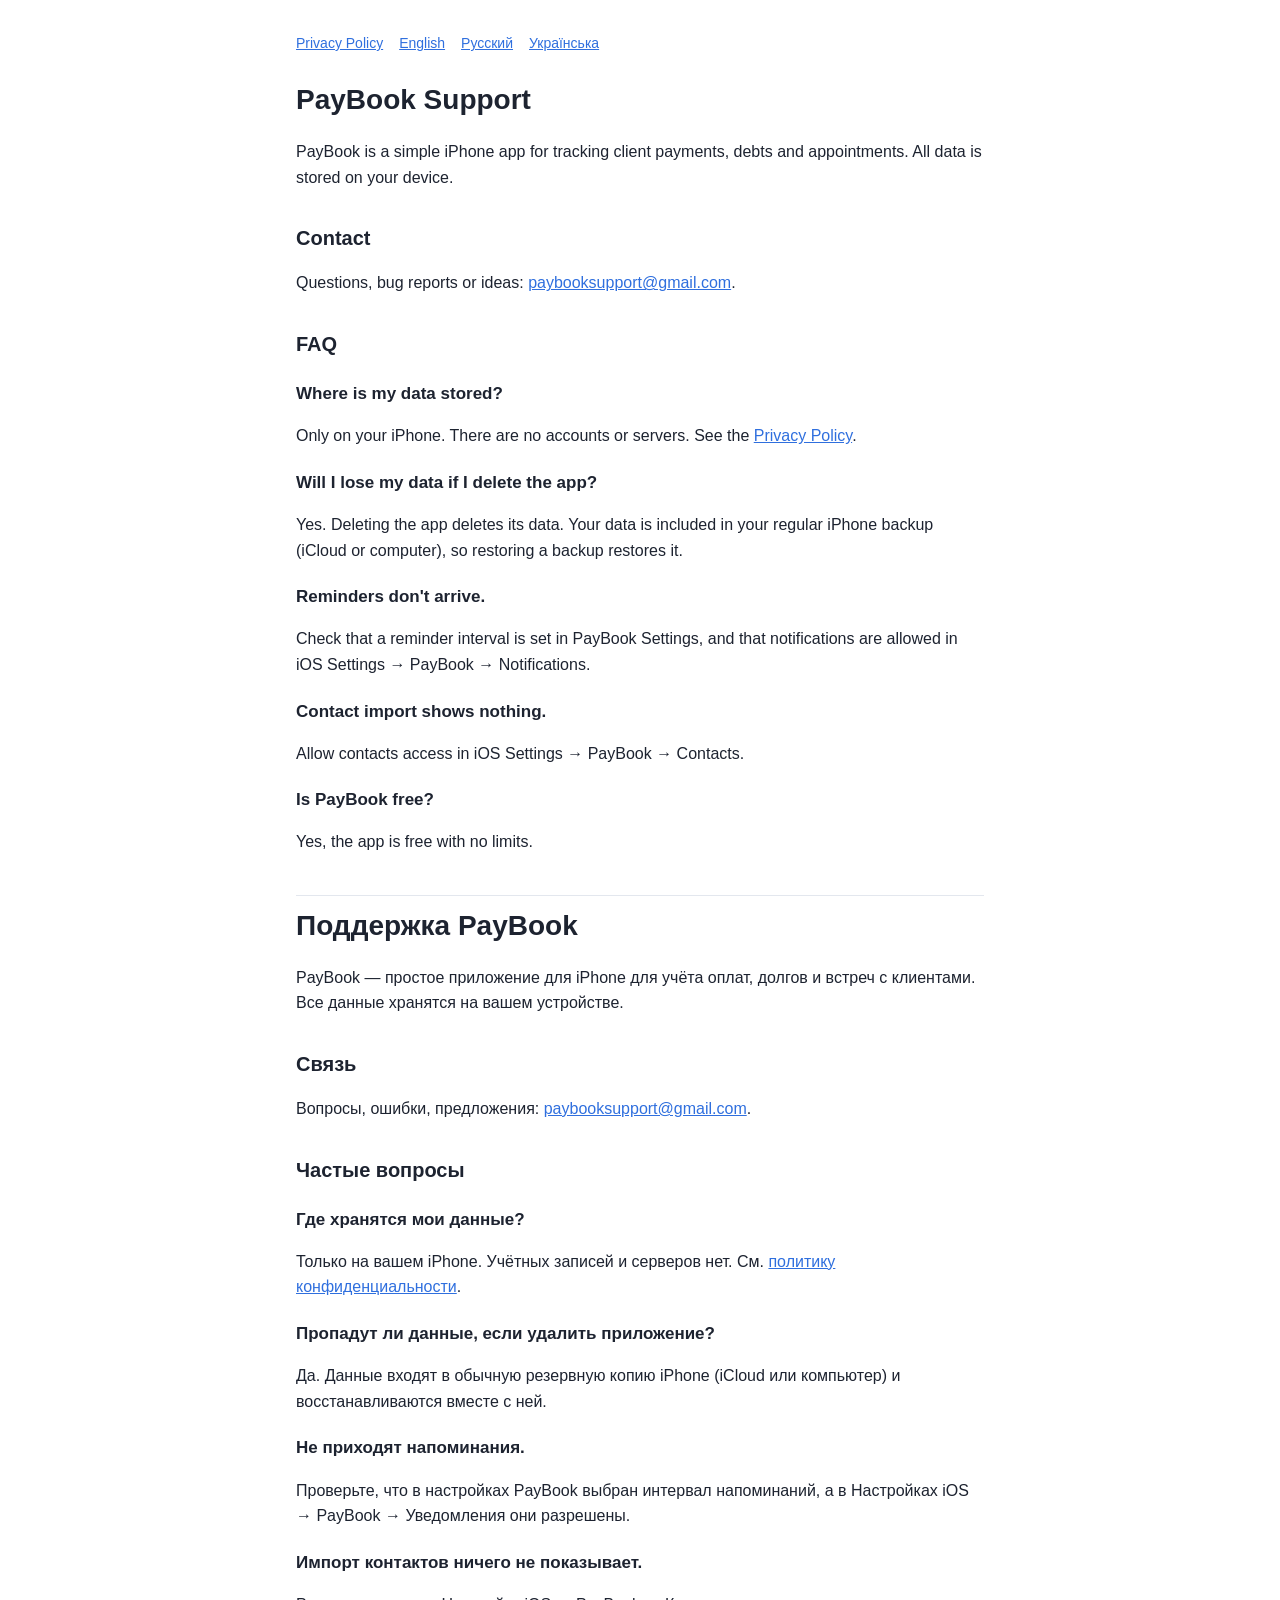
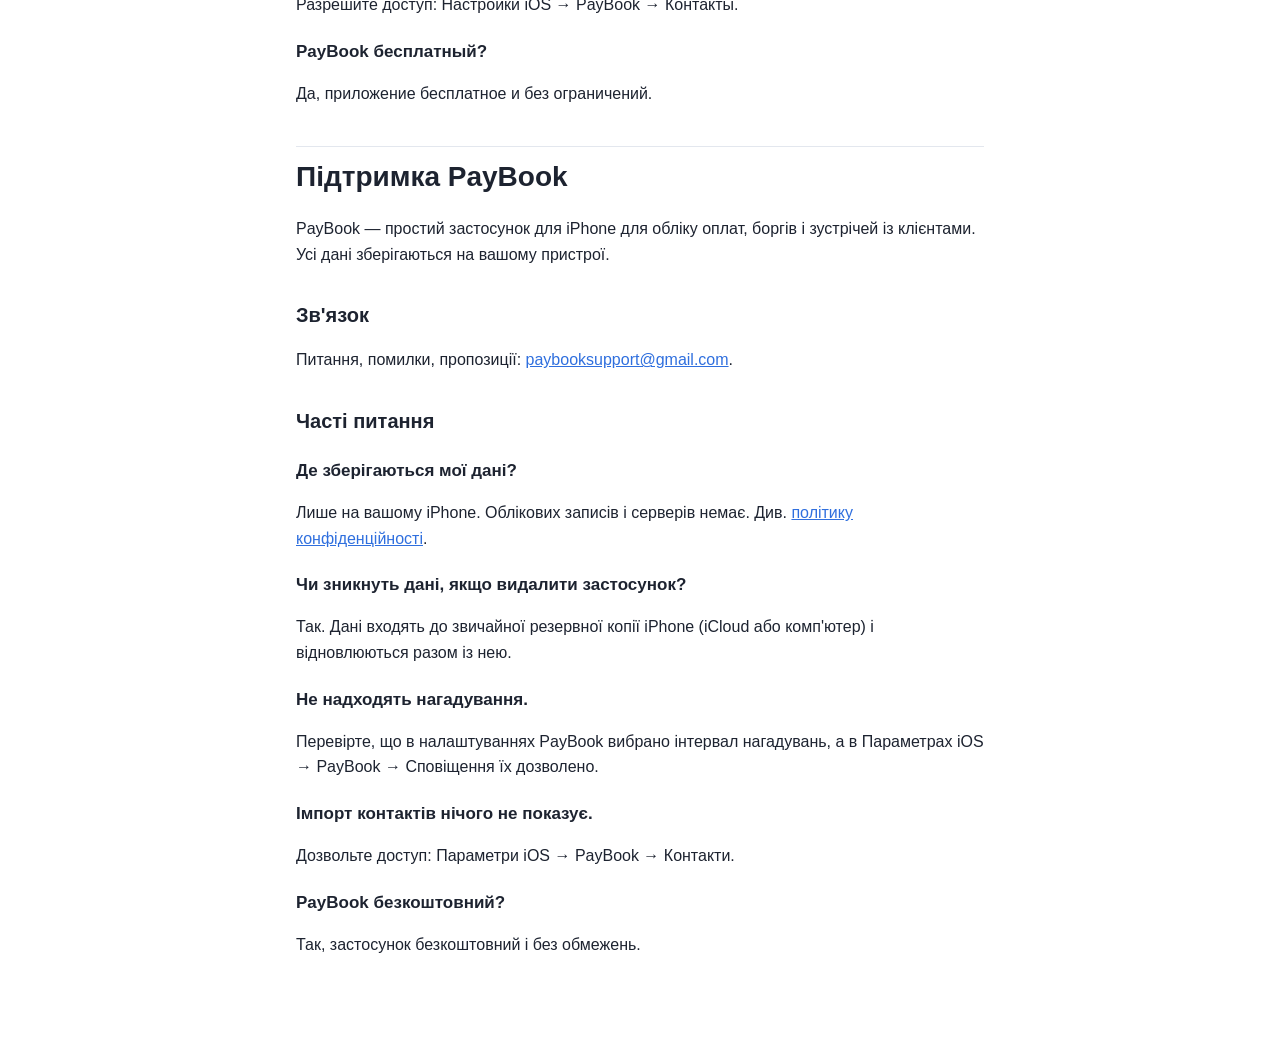
<file: index.html>
<!doctype html>
<html lang="en">
<head>
  <meta charset="utf-8">
  <meta name="viewport" content="width=device-width, initial-scale=1">
  <title>PayBook Support</title>
  <link rel="stylesheet" href="style.css">
</head>
<body>
<main>
  <nav><a href="privacy/">Privacy Policy</a><a href="#en">English</a><a href="#ru">Русский</a><a href="#uk">Українська</a></nav>

  <section id="en">
    <h1>PayBook Support</h1>
    <p>PayBook is a simple iPhone app for tracking client payments, debts and appointments. All data is stored on your device.</p>

    <h2>Contact</h2>
    <p>Questions, bug reports or ideas: <a href="mailto:paybooksupport@gmail.com">paybooksupport@gmail.com</a>.</p>

    <h2>FAQ</h2>
    <h3>Where is my data stored?</h3>
    <p>Only on your iPhone. There are no accounts or servers. See the <a href="privacy/">Privacy Policy</a>.</p>
    <h3>Will I lose my data if I delete the app?</h3>
    <p>Yes. Deleting the app deletes its data. Your data is included in your regular iPhone backup (iCloud or computer), so restoring a backup restores it.</p>
    <h3>Reminders don't arrive.</h3>
    <p>Check that a reminder interval is set in PayBook Settings, and that notifications are allowed in iOS Settings &rarr; PayBook &rarr; Notifications.</p>
    <h3>Contact import shows nothing.</h3>
    <p>Allow contacts access in iOS Settings &rarr; PayBook &rarr; Contacts.</p>
    <h3>Is PayBook free?</h3>
    <p>Yes, the app is free with no limits.</p>
  </section>

  <section id="ru" class="lang" lang="ru">
    <h1>Поддержка PayBook</h1>
    <p>PayBook — простое приложение для iPhone для учёта оплат, долгов и встреч с клиентами. Все данные хранятся на вашем устройстве.</p>

    <h2>Связь</h2>
    <p>Вопросы, ошибки, предложения: <a href="mailto:paybooksupport@gmail.com">paybooksupport@gmail.com</a>.</p>

    <h2>Частые вопросы</h2>
    <h3>Где хранятся мои данные?</h3>
    <p>Только на вашем iPhone. Учётных записей и серверов нет. См. <a href="privacy/#ru">политику конфиденциальности</a>.</p>
    <h3>Пропадут ли данные, если удалить приложение?</h3>
    <p>Да. Данные входят в обычную резервную копию iPhone (iCloud или компьютер) и восстанавливаются вместе с ней.</p>
    <h3>Не приходят напоминания.</h3>
    <p>Проверьте, что в настройках PayBook выбран интервал напоминаний, а в Настройках iOS &rarr; PayBook &rarr; Уведомления они разрешены.</p>
    <h3>Импорт контактов ничего не показывает.</h3>
    <p>Разрешите доступ: Настройки iOS &rarr; PayBook &rarr; Контакты.</p>
    <h3>PayBook бесплатный?</h3>
    <p>Да, приложение бесплатное и без ограничений.</p>
  </section>

  <section id="uk" class="lang" lang="uk">
    <h1>Підтримка PayBook</h1>
    <p>PayBook — простий застосунок для iPhone для обліку оплат, боргів і зустрічей із клієнтами. Усі дані зберігаються на вашому пристрої.</p>

    <h2>Зв'язок</h2>
    <p>Питання, помилки, пропозиції: <a href="mailto:paybooksupport@gmail.com">paybooksupport@gmail.com</a>.</p>

    <h2>Часті питання</h2>
    <h3>Де зберігаються мої дані?</h3>
    <p>Лише на вашому iPhone. Облікових записів і серверів немає. Див. <a href="privacy/#uk">політику конфіденційності</a>.</p>
    <h3>Чи зникнуть дані, якщо видалити застосунок?</h3>
    <p>Так. Дані входять до звичайної резервної копії iPhone (iCloud або комп'ютер) і відновлюються разом із нею.</p>
    <h3>Не надходять нагадування.</h3>
    <p>Перевірте, що в налаштуваннях PayBook вибрано інтервал нагадувань, а в Параметрах iOS &rarr; PayBook &rarr; Сповіщення їх дозволено.</p>
    <h3>Імпорт контактів нічого не показує.</h3>
    <p>Дозвольте доступ: Параметри iOS &rarr; PayBook &rarr; Контакти.</p>
    <h3>PayBook безкоштовний?</h3>
    <p>Так, застосунок безкоштовний і без обмежень.</p>
  </section>
</main>
</body>
</html>
</file>
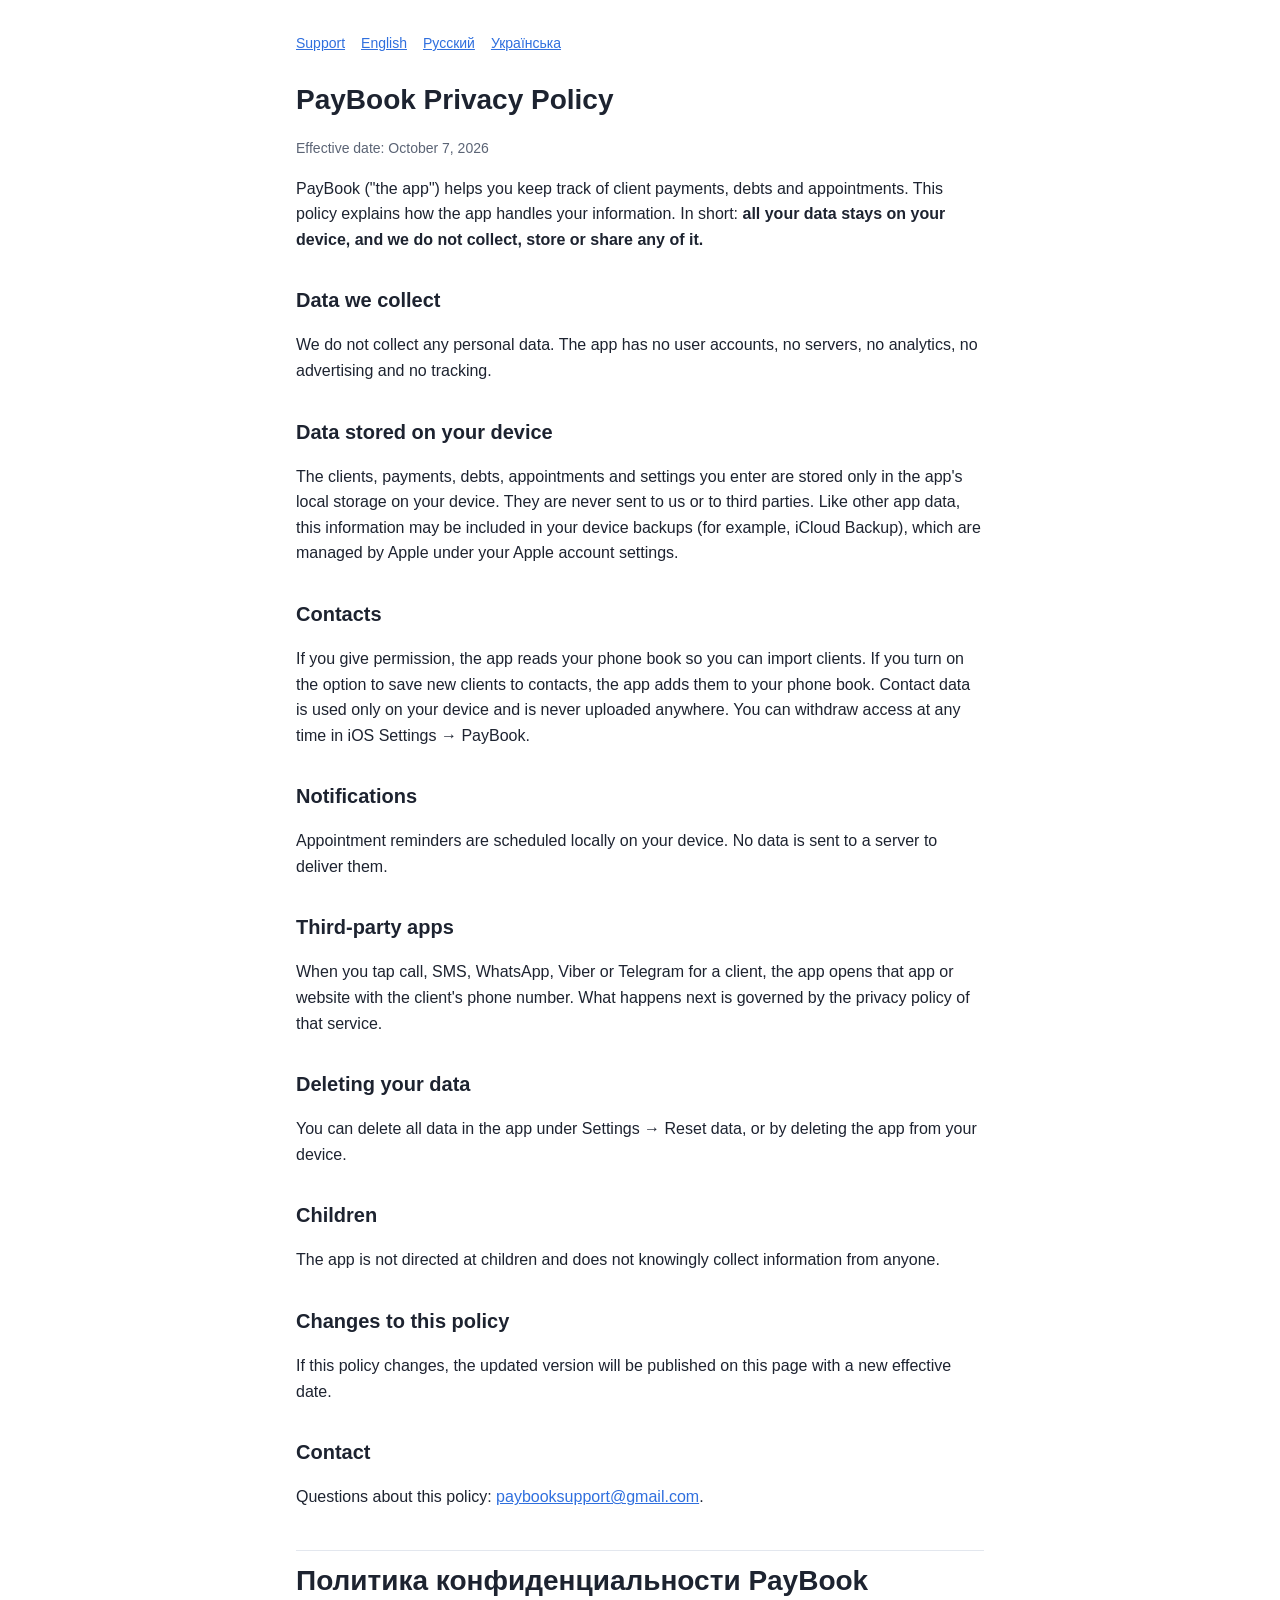
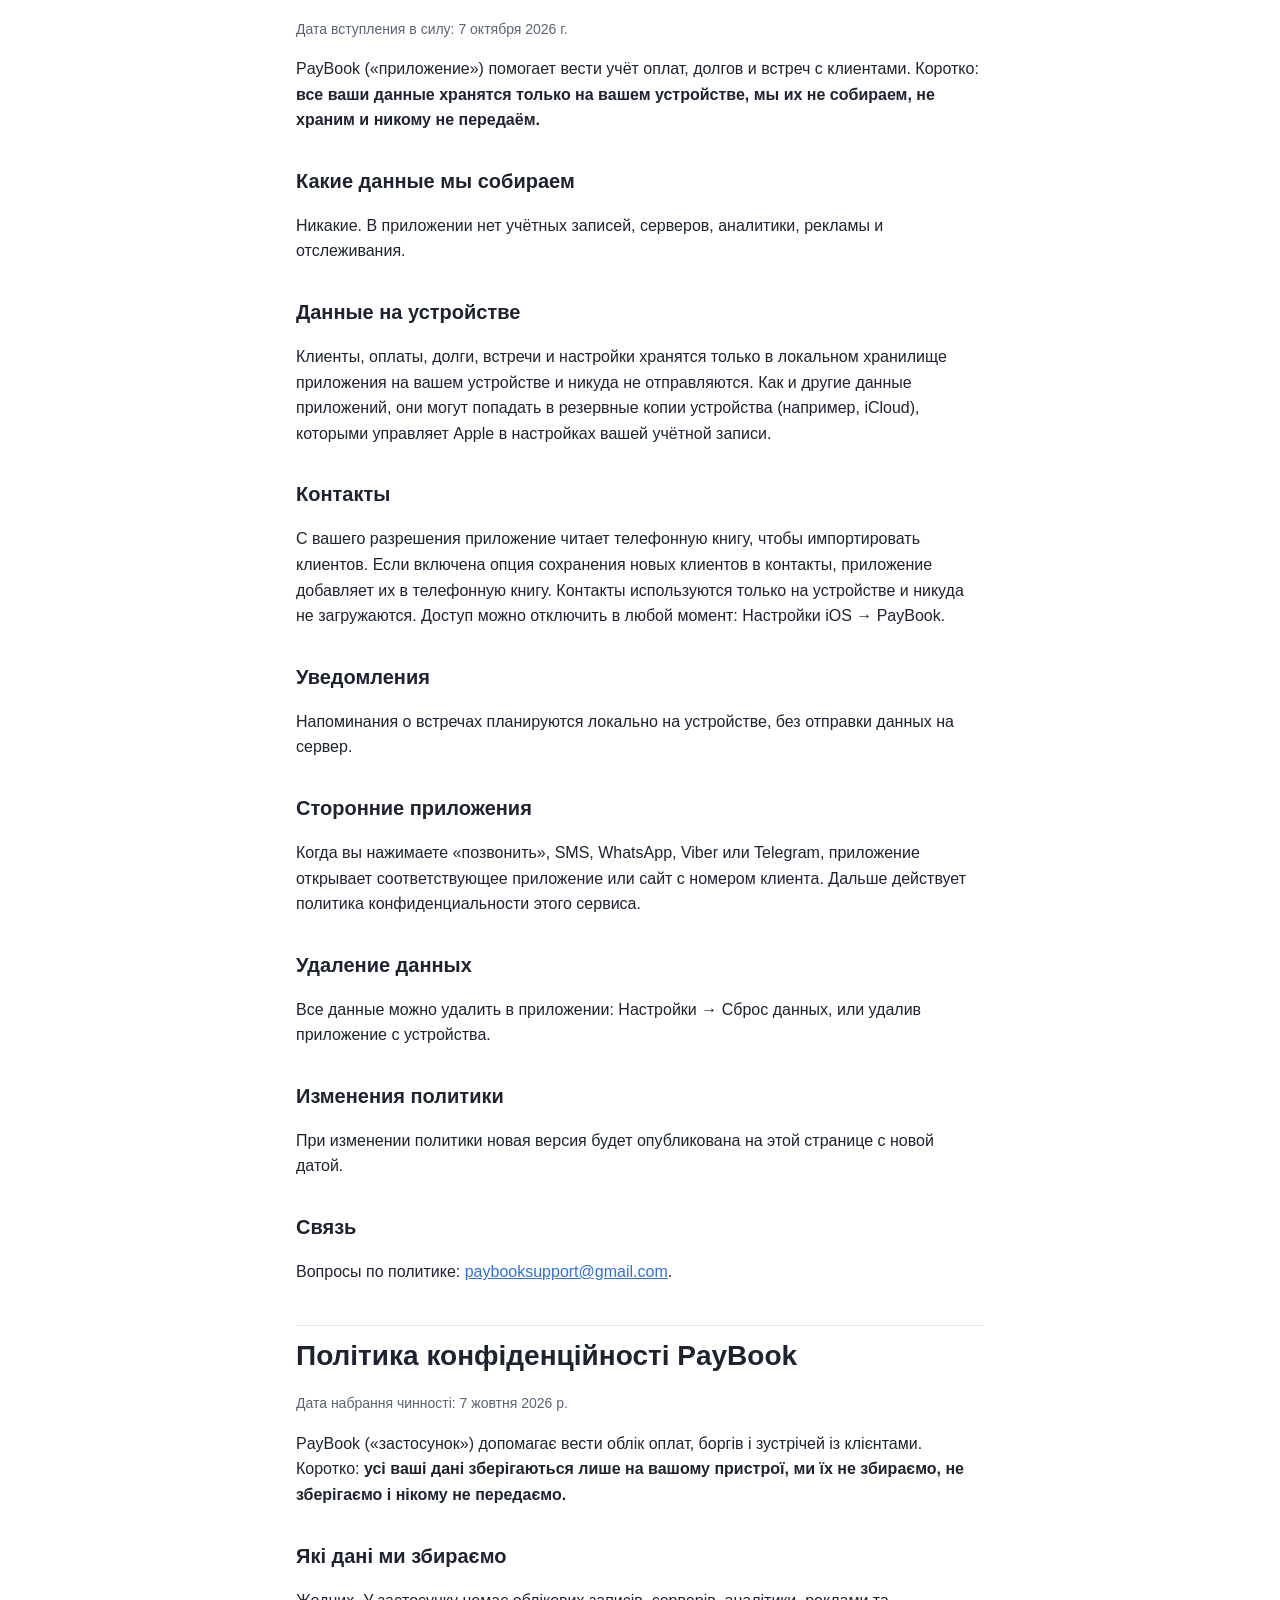
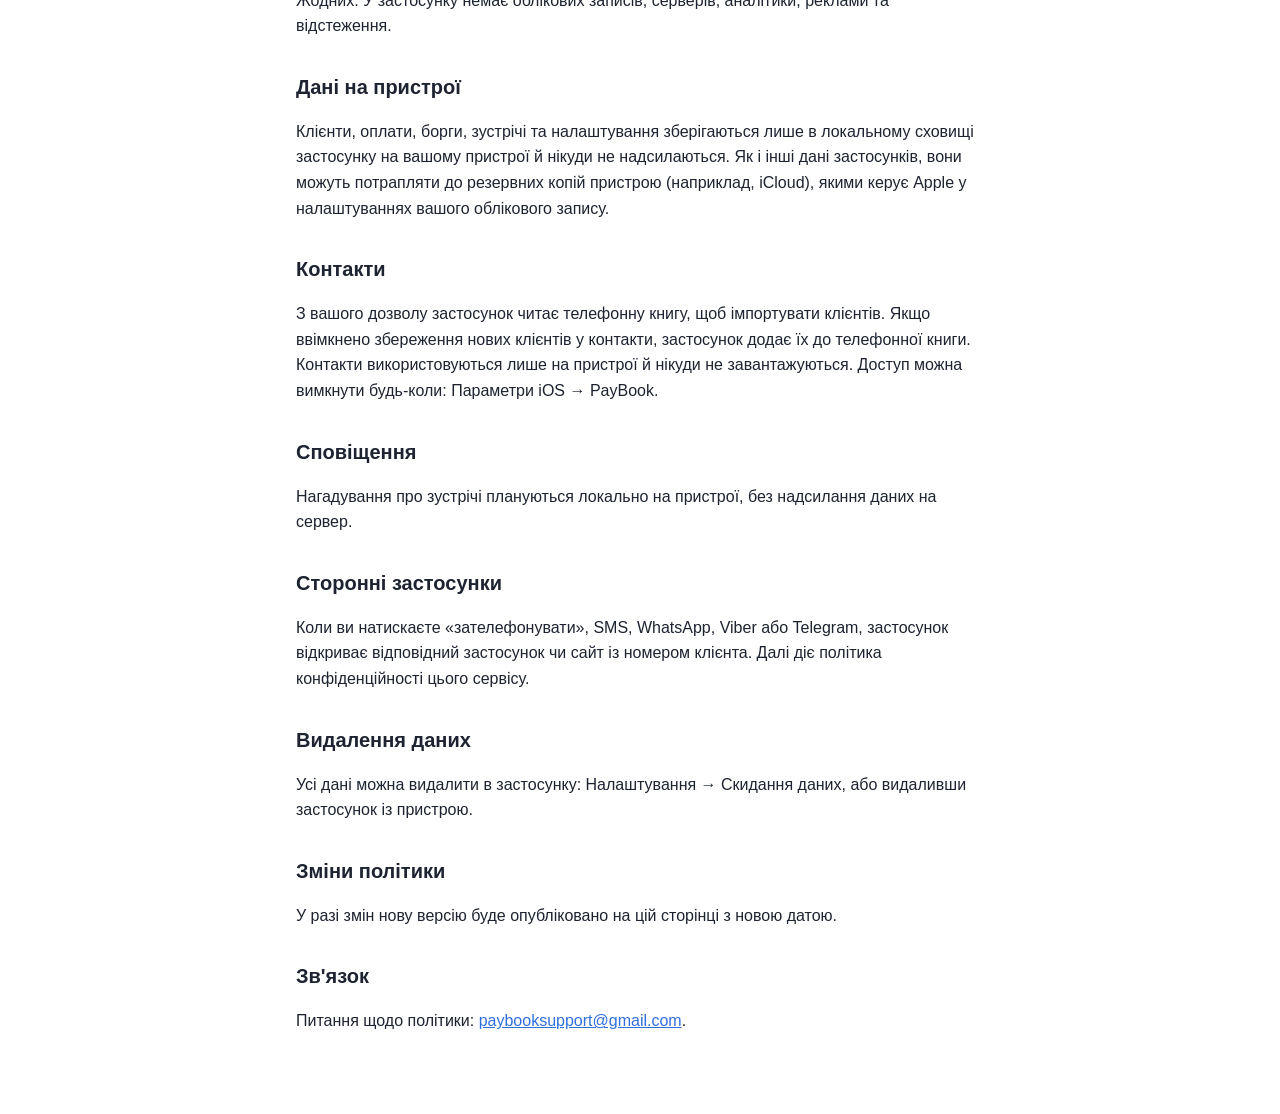
<file: privacy/index.html>
<!doctype html>
<html lang="en">
<head>
  <meta charset="utf-8">
  <meta name="viewport" content="width=device-width, initial-scale=1">
  <title>PayBook Privacy Policy</title>
  <link rel="stylesheet" href="../style.css">
</head>
<body>
<main>
  <nav><a href="../">Support</a><a href="#en">English</a><a href="#ru">Русский</a><a href="#uk">Українська</a></nav>

  <section id="en">
    <h1>PayBook Privacy Policy</h1>
    <p class="muted">Effective date: October 7, 2026</p>

    <p>PayBook ("the app") helps you keep track of client payments, debts and appointments.
      This policy explains how the app handles your information. In short: <strong>all your data stays on your device, and we do not collect, store or share any of it.</strong></p>

    <h2>Data we collect</h2>
    <p>We do not collect any personal data. The app has no user accounts, no servers, no analytics, no advertising and no tracking.</p>

    <h2>Data stored on your device</h2>
    <p>The clients, payments, debts, appointments and settings you enter are stored only in the app's local storage on your device. They are never sent to us or to third parties. Like other app data, this information may be included in your device backups (for example, iCloud Backup), which are managed by Apple under your Apple account settings.</p>

    <h2>Contacts</h2>
    <p>If you give permission, the app reads your phone book so you can import clients. If you turn on the option to save new clients to contacts, the app adds them to your phone book. Contact data is used only on your device and is never uploaded anywhere. You can withdraw access at any time in iOS Settings &rarr; PayBook.</p>

    <h2>Notifications</h2>
    <p>Appointment reminders are scheduled locally on your device. No data is sent to a server to deliver them.</p>

    <h2>Third-party apps</h2>
    <p>When you tap call, SMS, WhatsApp, Viber or Telegram for a client, the app opens that app or website with the client's phone number. What happens next is governed by the privacy policy of that service.</p>

    <h2>Deleting your data</h2>
    <p>You can delete all data in the app under Settings &rarr; Reset data, or by deleting the app from your device.</p>

    <h2>Children</h2>
    <p>The app is not directed at children and does not knowingly collect information from anyone.</p>

    <h2>Changes to this policy</h2>
    <p>If this policy changes, the updated version will be published on this page with a new effective date.</p>

    <h2>Contact</h2>
    <p>Questions about this policy: <a href="mailto:paybooksupport@gmail.com">paybooksupport@gmail.com</a>.</p>
  </section>

  <section id="ru" class="lang" lang="ru">
    <h1>Политика конфиденциальности PayBook</h1>
    <p class="muted">Дата вступления в силу: 7 октября 2026 г.</p>

    <p>PayBook («приложение») помогает вести учёт оплат, долгов и встреч с клиентами.
      Коротко: <strong>все ваши данные хранятся только на вашем устройстве, мы их не собираем, не храним и никому не передаём.</strong></p>

    <h2>Какие данные мы собираем</h2>
    <p>Никакие. В приложении нет учётных записей, серверов, аналитики, рекламы и отслеживания.</p>

    <h2>Данные на устройстве</h2>
    <p>Клиенты, оплаты, долги, встречи и настройки хранятся только в локальном хранилище приложения на вашем устройстве и никуда не отправляются. Как и другие данные приложений, они могут попадать в резервные копии устройства (например, iCloud), которыми управляет Apple в настройках вашей учётной записи.</p>

    <h2>Контакты</h2>
    <p>С вашего разрешения приложение читает телефонную книгу, чтобы импортировать клиентов. Если включена опция сохранения новых клиентов в контакты, приложение добавляет их в телефонную книгу. Контакты используются только на устройстве и никуда не загружаются. Доступ можно отключить в любой момент: Настройки iOS &rarr; PayBook.</p>

    <h2>Уведомления</h2>
    <p>Напоминания о встречах планируются локально на устройстве, без отправки данных на сервер.</p>

    <h2>Сторонние приложения</h2>
    <p>Когда вы нажимаете «позвонить», SMS, WhatsApp, Viber или Telegram, приложение открывает соответствующее приложение или сайт с номером клиента. Дальше действует политика конфиденциальности этого сервиса.</p>

    <h2>Удаление данных</h2>
    <p>Все данные можно удалить в приложении: Настройки &rarr; Сброс данных, или удалив приложение с устройства.</p>

    <h2>Изменения политики</h2>
    <p>При изменении политики новая версия будет опубликована на этой странице с новой датой.</p>

    <h2>Связь</h2>
    <p>Вопросы по политике: <a href="mailto:paybooksupport@gmail.com">paybooksupport@gmail.com</a>.</p>
  </section>

  <section id="uk" class="lang" lang="uk">
    <h1>Політика конфіденційності PayBook</h1>
    <p class="muted">Дата набрання чинності: 7 жовтня 2026 р.</p>

    <p>PayBook («застосунок») допомагає вести облік оплат, боргів і зустрічей із клієнтами.
      Коротко: <strong>усі ваші дані зберігаються лише на вашому пристрої, ми їх не збираємо, не зберігаємо і нікому не передаємо.</strong></p>

    <h2>Які дані ми збираємо</h2>
    <p>Жодних. У застосунку немає облікових записів, серверів, аналітики, реклами та відстеження.</p>

    <h2>Дані на пристрої</h2>
    <p>Клієнти, оплати, борги, зустрічі та налаштування зберігаються лише в локальному сховищі застосунку на вашому пристрої й нікуди не надсилаються. Як і інші дані застосунків, вони можуть потрапляти до резервних копій пристрою (наприклад, iCloud), якими керує Apple у налаштуваннях вашого облікового запису.</p>

    <h2>Контакти</h2>
    <p>З вашого дозволу застосунок читає телефонну книгу, щоб імпортувати клієнтів. Якщо ввімкнено збереження нових клієнтів у контакти, застосунок додає їх до телефонної книги. Контакти використовуються лише на пристрої й нікуди не завантажуються. Доступ можна вимкнути будь-коли: Параметри iOS &rarr; PayBook.</p>

    <h2>Сповіщення</h2>
    <p>Нагадування про зустрічі плануються локально на пристрої, без надсилання даних на сервер.</p>

    <h2>Сторонні застосунки</h2>
    <p>Коли ви натискаєте «зателефонувати», SMS, WhatsApp, Viber або Telegram, застосунок відкриває відповідний застосунок чи сайт із номером клієнта. Далі діє політика конфіденційності цього сервісу.</p>

    <h2>Видалення даних</h2>
    <p>Усі дані можна видалити в застосунку: Налаштування &rarr; Скидання даних, або видаливши застосунок із пристрою.</p>

    <h2>Зміни політики</h2>
    <p>У разі змін нову версію буде опубліковано на цій сторінці з новою датою.</p>

    <h2>Зв'язок</h2>
    <p>Питання щодо політики: <a href="mailto:paybooksupport@gmail.com">paybooksupport@gmail.com</a>.</p>
  </section>
</main>
</body>
</html>
</file>
<file: style.css>
:root { --bg: #ffffff; --fg: #1d2330; --muted: #5b6475; --accent: #2f6fde; --line: #e3e7ee; }
@media (prefers-color-scheme: dark) {
  :root { --bg: #11151c; --fg: #e8ebf1; --muted: #9aa3b2; --accent: #7aa7ff; --line: #262c37; }
}
* { box-sizing: border-box; }
body { margin: 0; background: var(--bg); color: var(--fg);
  font: 16px/1.6 -apple-system, BlinkMacSystemFont, "Segoe UI", Roboto, sans-serif; }
main { max-width: 720px; margin: 0 auto; padding: 32px 16px 64px; }
h1 { font-size: 28px; margin: 0 0 4px; }
h2 { font-size: 20px; margin: 32px 0 8px; }
h3 { font-size: 17px; margin: 20px 0 4px; }
p, li { color: var(--fg); }
.muted { color: var(--muted); font-size: 14px; }
a { color: var(--accent); }
nav { display: flex; gap: 16px; margin-bottom: 24px; font-size: 14px; }
.lang { border-top: 1px solid var(--line); margin-top: 40px; padding-top: 8px; }
</file>
